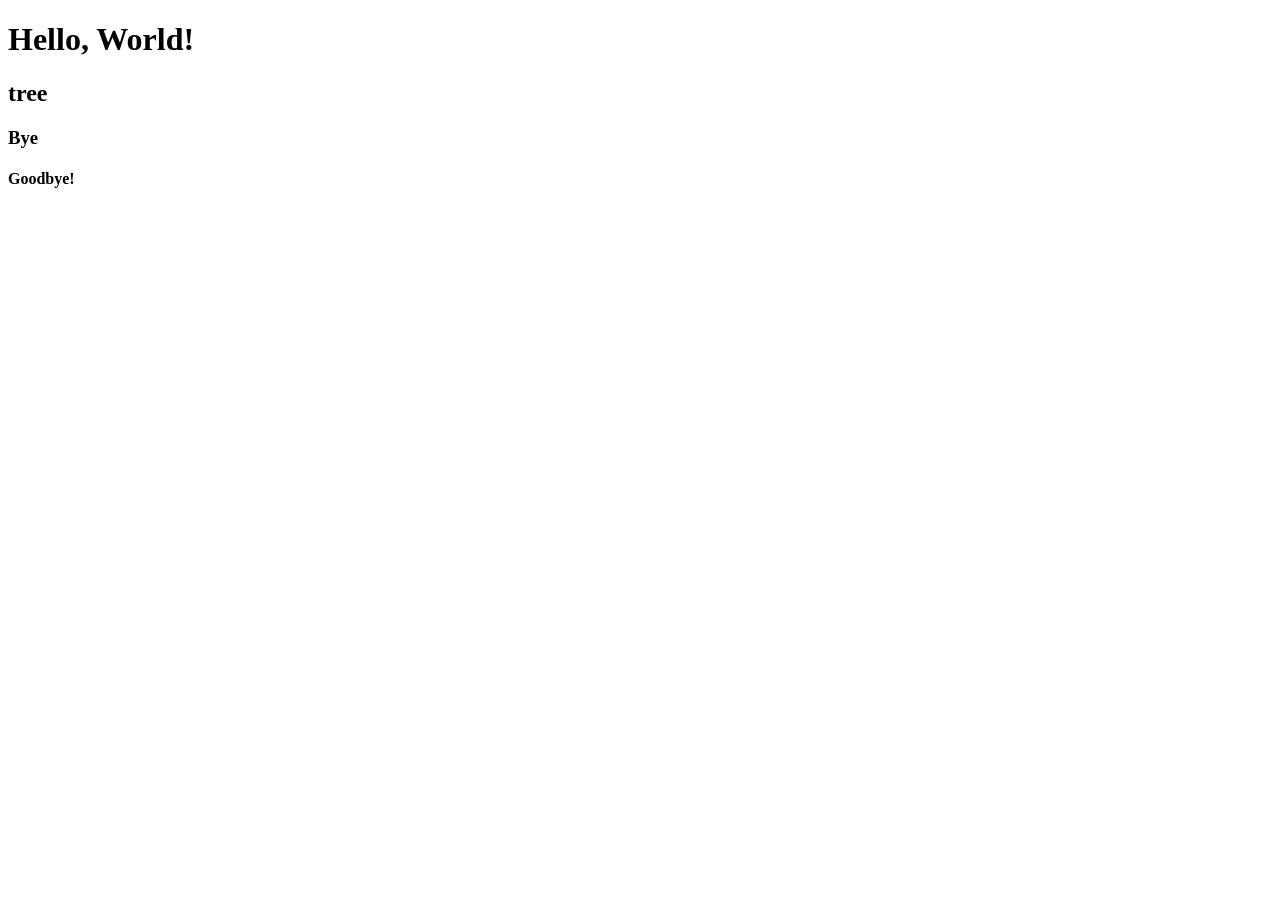
<file: index.html>
<!DOCTYPE html>
<html lang="en">
<head>
    <meta charset="UTF-8">
    <meta name="viewport" content="width=device-width, initial-scale=1.0">
    <title>Document</title>
</head>
<body>
    <h1>Hello, World!</h1>
    <h2>tree</h2>
    <h3>Bye</h3>
    <h4>
        Goodbye!
    </h4>
</body>
</html>
</file>
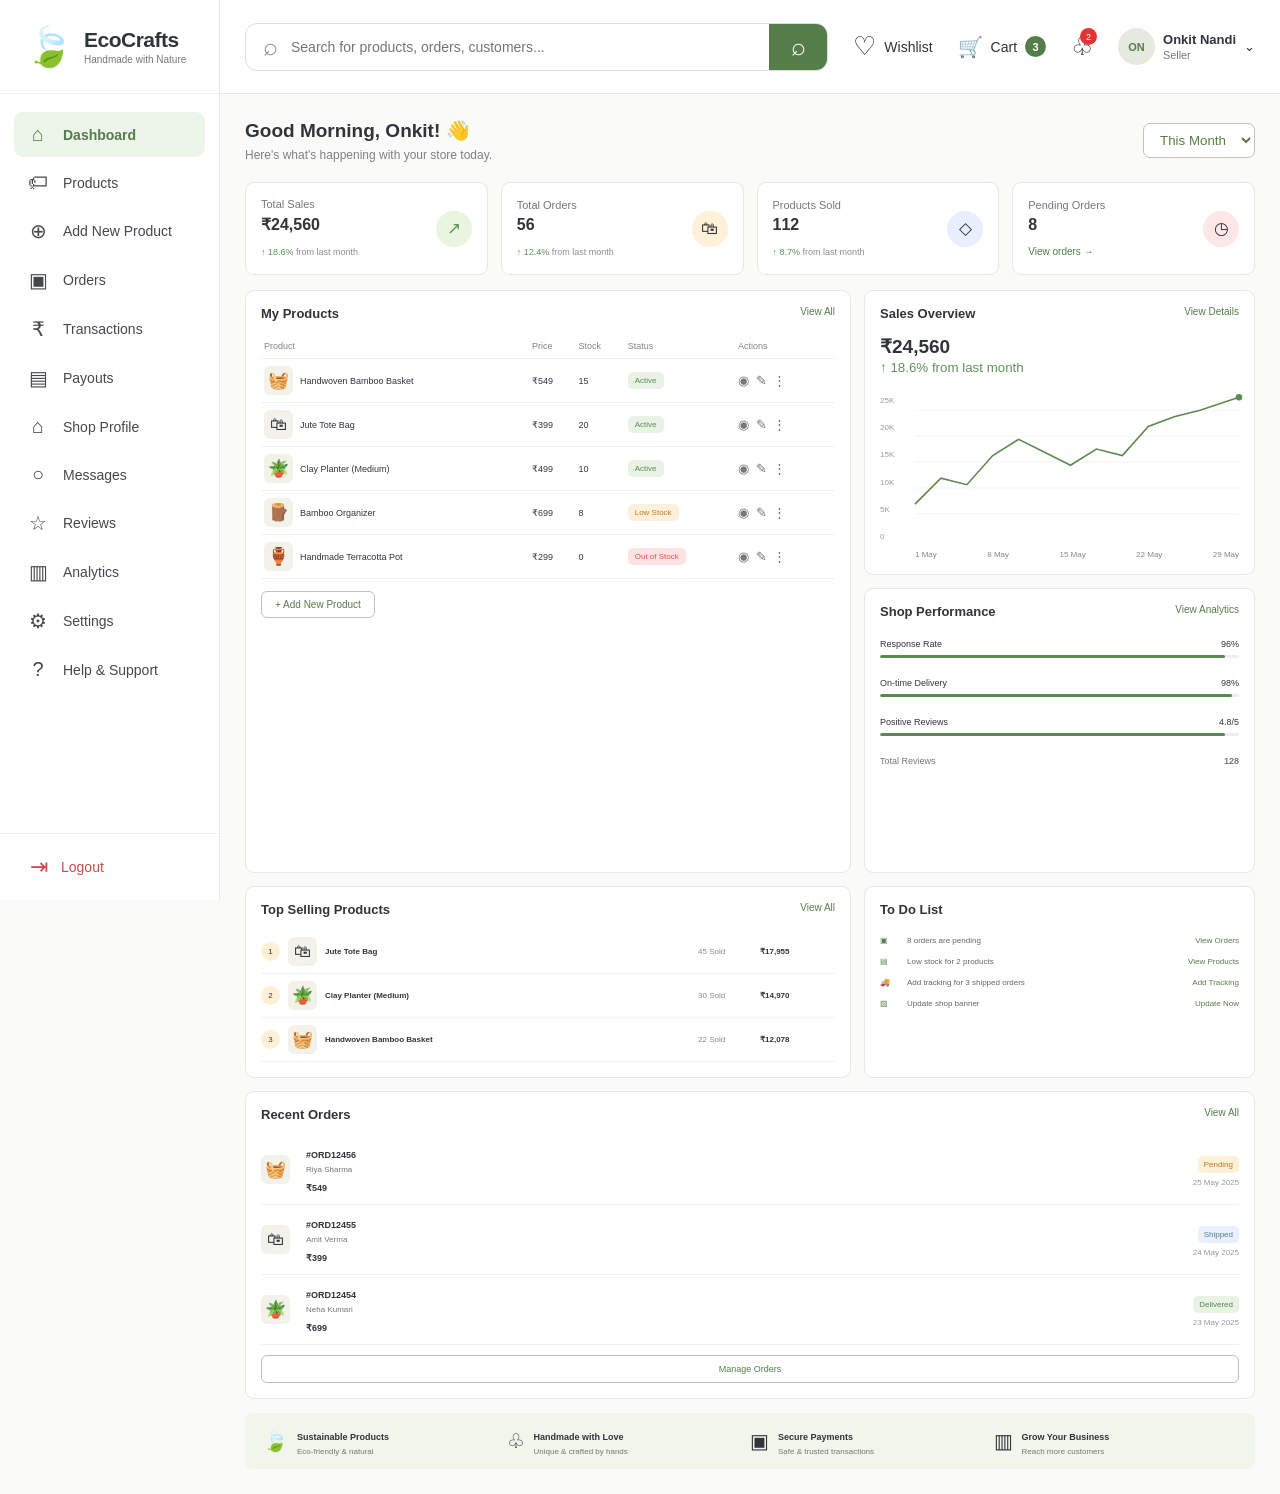
<file: seller dashboard/index.html>
<!DOCTYPE html>
<html lang="en">
<head>
    <meta charset="UTF-8">
    <meta name="viewport" content="width=device-width, initial-scale=1.0">

    <title>EcoCrafts - Seller Dashboard</title>

    <link rel="stylesheet" href="style.css">
</head>

<body>

<div class="app">

    <!-- ================= SIDEBAR ================= -->
    <aside class="sidebar">

        <div class="logo-area">
            <div class="logo-icon">🍃</div>

            <div>
                <h2>EcoCrafts</h2>
                <p>Handmade with Nature</p>
            </div>
        </div>


        <nav class="sidebar-menu">

            <button class="menu-item active" data-page="dashboard">
                <span class="menu-icon">⌂</span>
                <span>Dashboard</span>
            </button>

            <button class="menu-item" data-page="products">
                <span class="menu-icon">🏷</span>
                <span>Products</span>
            </button>

            <button class="menu-item" data-page="add-product">
                <span class="menu-icon">⊕</span>
                <span>Add New Product</span>
            </button>

            <button class="menu-item" data-page="orders">
                <span class="menu-icon">▣</span>
                <span>Orders</span>
            </button>

            <button class="menu-item" data-page="transactions">
                <span class="menu-icon">₹</span>
                <span>Transactions</span>
            </button>

            <button class="menu-item" data-page="payouts">
                <span class="menu-icon">▤</span>
                <span>Payouts</span>
            </button>

            <button class="menu-item" data-page="shop-profile">
                <span class="menu-icon">⌂</span>
                <span>Shop Profile</span>
            </button>

            <button class="menu-item" data-page="messages">
                <span class="menu-icon">○</span>
                <span>Messages</span>
            </button>

            <button class="menu-item" data-page="reviews">
                <span class="menu-icon">☆</span>
                <span>Reviews</span>
            </button>

            <button class="menu-item" data-page="analytics">
                <span class="menu-icon">▥</span>
                <span>Analytics</span>
            </button>

            <button class="menu-item" data-page="settings">
                <span class="menu-icon">⚙</span>
                <span>Settings</span>
            </button>

            <button class="menu-item" data-page="help">
                <span class="menu-icon">?</span>
                <span>Help & Support</span>
            </button>

        </nav>


        <button class="logout-btn" id="logoutBtn">
            <span>⇥</span>
            Logout
        </button>

    </aside>


    <!-- ================= MAIN AREA ================= -->
    <main class="main-area">

        <!-- ================= HEADER ================= -->
        <header class="topbar">

            <div class="mobile-logo">
                🍃 <strong>EcoCrafts</strong>
            </div>

            <div class="search-box">

                <span class="search-icon">⌕</span>

                <input
                    type="text"
                    id="searchInput"
                    placeholder="Search for products, orders, customers..."
                >

                <button id="searchBtn">⌕</button>

            </div>


            <div class="header-actions">

                <div class="header-link">
                    ♡
                    <span>Wishlist</span>
                </div>

                <div class="header-link cart">
                    🛒
                    <span>Cart</span>
                    <b>3</b>
                </div>

                <div class="notification">
                    ♧
                    <span>2</span>
                </div>

                <div class="user-area">

                    <div class="avatar small-avatar">
                        ON
                    </div>

                    <div>
                        <strong>Onkit Nandi</strong>
                        <small>Seller</small>
                    </div>

                    <span>⌄</span>

                </div>

            </div>

        </header>


        <!-- ================= CONTENT ================= -->
        <section class="content">


            <!-- ================================================= -->
            <!-- DASHBOARD -->
            <!-- ================================================= -->

            <div class="page active-page" id="dashboard">

                <div class="welcome-row">

                    <div>
                        <h1>Good Morning, Onkit! 👋</h1>
                        <p>Here's what's happening with your store today.</p>
                    </div>

                    <select id="periodSelect">
                        <option>This Month</option>
                        <option>Last Month</option>
                        <option>This Year</option>
                    </select>

                </div>


                <!-- STAT CARDS -->

                <div class="stats-grid">

                    <div class="stat-card">

                        <div>
                            <p>Total Sales</p>
                            <h2>₹24,560</h2>
                            <small class="green-text">↑ 18.6% <span>from last month</span></small>
                        </div>

                        <div class="stat-icon green">
                            ↗
                        </div>

                    </div>


                    <div class="stat-card">

                        <div>
                            <p>Total Orders</p>
                            <h2>56</h2>
                            <small class="green-text">↑ 12.4% <span>from last month</span></small>
                        </div>

                        <div class="stat-icon orange">
                            🛍
                        </div>

                    </div>


                    <div class="stat-card">

                        <div>
                            <p>Products Sold</p>
                            <h2>112</h2>
                            <small class="green-text">↑ 8.7% <span>from last month</span></small>
                        </div>

                        <div class="stat-icon blue">
                            ◇
                        </div>

                    </div>


                    <div class="stat-card">

                        <div>
                            <p>Pending Orders</p>
                            <h2>8</h2>
                            <a href="#" onclick="openPage('orders'); return false;">
                                View orders →
                            </a>
                        </div>

                        <div class="stat-icon red">
                            ◷
                        </div>

                    </div>

                </div>


                <!-- MAIN DASHBOARD GRID -->

                <div class="dashboard-grid">


                    <!-- MY PRODUCTS -->

                    <div class="card products-card">

                        <div class="card-header">

                            <h3>My Products</h3>

                            <button class="view-all" onclick="openPage('products')">
                                View All
                            </button>

                        </div>


                        <div class="table-container">

                            <table>

                                <thead>

                                    <tr>
                                        <th>Product</th>
                                        <th>Price</th>
                                        <th>Stock</th>
                                        <th>Status</th>
                                        <th>Actions</th>
                                    </tr>

                                </thead>

                                <tbody id="productTable">

                                    <tr>
                                        <td>
                                            <div class="product-name">
                                                <div class="product-img basket">🧺</div>
                                                Handwoven Bamboo Basket
                                            </div>
                                        </td>

                                        <td>₹549</td>
                                        <td>15</td>

                                        <td>
                                            <span class="status active">Active</span>
                                        </td>

                                        <td class="actions">
                                            <button>◉</button>
                                            <button>✎</button>
                                            <button>⋮</button>
                                        </td>
                                    </tr>


                                    <tr>
                                        <td>
                                            <div class="product-name">
                                                <div class="product-img bag">🛍</div>
                                                Jute Tote Bag
                                            </div>
                                        </td>

                                        <td>₹399</td>
                                        <td>20</td>

                                        <td>
                                            <span class="status active">Active</span>
                                        </td>

                                        <td class="actions">
                                            <button>◉</button>
                                            <button>✎</button>
                                            <button>⋮</button>
                                        </td>
                                    </tr>


                                    <tr>
                                        <td>
                                            <div class="product-name">
                                                <div class="product-img planter">🪴</div>
                                                Clay Planter (Medium)
                                            </div>
                                        </td>

                                        <td>₹499</td>
                                        <td>10</td>

                                        <td>
                                            <span class="status active">Active</span>
                                        </td>

                                        <td class="actions">
                                            <button>◉</button>
                                            <button>✎</button>
                                            <button>⋮</button>
                                        </td>
                                    </tr>


                                    <tr>
                                        <td>
                                            <div class="product-name">
                                                <div class="product-img organizer">🪵</div>
                                                Bamboo Organizer
                                            </div>
                                        </td>

                                        <td>₹699</td>
                                        <td>8</td>

                                        <td>
                                            <span class="status low">Low Stock</span>
                                        </td>

                                        <td class="actions">
                                            <button>◉</button>
                                            <button>✎</button>
                                            <button>⋮</button>
                                        </td>
                                    </tr>


                                    <tr>
                                        <td>
                                            <div class="product-name">
                                                <div class="product-img pot">🏺</div>
                                                Handmade Terracotta Pot
                                            </div>
                                        </td>

                                        <td>₹299</td>
                                        <td>0</td>

                                        <td>
                                            <span class="status out">Out of Stock</span>
                                        </td>

                                        <td class="actions">
                                            <button>◉</button>
                                            <button>✎</button>
                                            <button>⋮</button>
                                        </td>
                                    </tr>

                                </tbody>

                            </table>

                        </div>


                        <button
                            class="add-product-btn"
                            onclick="openPage('add-product')"
                        >
                            + Add New Product
                        </button>

                    </div>


                    <!-- SALES OVERVIEW -->

                    <div class="card sales-card">

                        <div class="card-header">

                            <div>
                                <h3>Sales Overview</h3>

                                <h2>₹24,560</h2>

                                <small class="green-text">
                                    ↑ 18.6% <span>from last month</span>
                                </small>
                            </div>

                            <button class="view-all">
                                View Details
                            </button>

                        </div>


                        <div class="chart-area">

                            <div class="y-axis">
                                <span>25K</span>
                                <span>20K</span>
                                <span>15K</span>
                                <span>10K</span>
                                <span>5K</span>
                                <span>0</span>
                            </div>

                            <div class="chart">

                                <svg viewBox="0 0 500 220">

                                    <line x1="0" y1="180" x2="500" y2="180"/>
                                    <line x1="0" y1="140" x2="500" y2="140"/>
                                    <line x1="0" y1="100" x2="500" y2="100"/>
                                    <line x1="0" y1="60" x2="500" y2="60"/>
                                    <line x1="0" y1="20" x2="500" y2="20"/>

                                    <polyline
                                        points="
                                        0,165
                                        40,125
                                        80,135
                                        120,90
                                        160,65
                                        200,85
                                        240,105
                                        280,80
                                        320,90
                                        360,45
                                        400,30
                                        440,20
                                        500,0
                                        "
                                    />

                                    <circle cx="500" cy="0" r="5"/>

                                </svg>

                                <div class="months">
                                    <span>1 May</span>
                                    <span>8 May</span>
                                    <span>15 May</span>
                                    <span>22 May</span>
                                    <span>29 May</span>
                                </div>

                            </div>

                        </div>

                    </div>


                    <!-- SHOP PERFORMANCE -->

                    <div class="card performance-card">

                        <div class="card-header">
                            <h3>Shop Performance</h3>

                            <button class="view-all">
                                View Analytics
                            </button>
                        </div>


                        <div class="performance-item">

                            <div>
                                <span>Response Rate</span>
                                <strong>96%</strong>
                            </div>

                            <div class="progress">
                                <span style="width:96%"></span>
                            </div>

                        </div>


                        <div class="performance-item">

                            <div>
                                <span>On-time Delivery</span>
                                <strong>98%</strong>
                            </div>

                            <div class="progress">
                                <span style="width:98%"></span>
                            </div>

                        </div>


                        <div class="performance-item">

                            <div>
                                <span>Positive Reviews</span>
                                <strong>4.8/5</strong>
                            </div>

                            <div class="progress">
                                <span style="width:96%"></span>
                            </div>

                        </div>


                        <div class="reviews-count">
                            Total Reviews
                            <strong>128</strong>
                        </div>

                    </div>


                    <!-- TOP SELLING PRODUCTS -->

                    <div class="card top-selling">

                        <div class="card-header">
                            <h3>Top Selling Products</h3>

                            <button class="view-all">
                                View All
                            </button>
                        </div>


                        <div class="selling-row">

                            <span class="rank">1</span>

                            <div class="mini-product">🛍</div>

                            <strong>Jute Tote Bag</strong>

                            <span class="sold">45 Sold</span>

                            <b>₹17,955</b>

                        </div>


                        <div class="selling-row">

                            <span class="rank">2</span>

                            <div class="mini-product">🪴</div>

                            <strong>Clay Planter (Medium)</strong>

                            <span class="sold">30 Sold</span>

                            <b>₹14,970</b>

                        </div>


                        <div class="selling-row">

                            <span class="rank">3</span>

                            <div class="mini-product">🧺</div>

                            <strong>Handwoven Bamboo Basket</strong>

                            <span class="sold">22 Sold</span>

                            <b>₹12,078</b>

                        </div>

                    </div>


                    <!-- TODO -->

                    <div class="card todo-card">

                        <div class="card-header">

                            <h3>To Do List</h3>

                        </div>


                        <div class="todo-item">
                            <span>▣</span>
                            <p>8 orders are pending</p>
                            <button onclick="openPage('orders')">
                                View Orders
                            </button>
                        </div>


                        <div class="todo-item">
                            <span>▤</span>
                            <p>Low stock for 2 products</p>
                            <button onclick="openPage('products')">
                                View Products
                            </button>
                        </div>


                        <div class="todo-item">
                            <span>🚚</span>
                            <p>Add tracking for 3 shipped orders</p>
                            <button>
                                Add Tracking
                            </button>
                        </div>


                        <div class="todo-item">
                            <span>▧</span>
                            <p>Update shop banner</p>
                            <button>
                                Update Now
                            </button>
                        </div>

                    </div>


                    <!-- RECENT ORDERS -->

                    <div class="card recent-orders">

                        <div class="card-header">

                            <h3>Recent Orders</h3>

                            <button class="view-all">
                                View All
                            </button>

                        </div>


                        <div class="order-item">

                            <div class="mini-product">🧺</div>

                            <div class="order-info">
                                <strong>#ORD12456</strong>
                                <p>Riya Sharma</p>
                                <b>₹549</b>
                            </div>

                            <div>
                                <span class="order-status pending">Pending</span>
                                <small>25 May 2025</small>
                            </div>

                        </div>


                        <div class="order-item">

                            <div class="mini-product">🛍</div>

                            <div class="order-info">
                                <strong>#ORD12455</strong>
                                <p>Amit Verma</p>
                                <b>₹399</b>
                            </div>

                            <div>
                                <span class="order-status shipped">Shipped</span>
                                <small>24 May 2025</small>
                            </div>

                        </div>


                        <div class="order-item">

                            <div class="mini-product">🪴</div>

                            <div class="order-info">
                                <strong>#ORD12454</strong>
                                <p>Neha Kumari</p>
                                <b>₹699</b>
                            </div>

                            <div>
                                <span class="order-status delivered">Delivered</span>
                                <small>23 May 2025</small>
                            </div>

                        </div>


                        <button
                            class="manage-orders"
                            onclick="openPage('orders')"
                        >
                            Manage Orders
                        </button>

                    </div>

                </div>


                <!-- BOTTOM FEATURES -->

                <div class="features">

                    <div>
                        <span>🍃</span>
                        <div>
                            <strong>Sustainable Products</strong>
                            <p>Eco-friendly & natural</p>
                        </div>
                    </div>

                    <div>
                        <span>♧</span>
                        <div>
                            <strong>Handmade with Love</strong>
                            <p>Unique & crafted by hands</p>
                        </div>
                    </div>

                    <div>
                        <span>▣</span>
                        <div>
                            <strong>Secure Payments</strong>
                            <p>Safe & trusted transactions</p>
                        </div>
                    </div>

                    <div>
                        <span>▥</span>
                        <div>
                            <strong>Grow Your Business</strong>
                            <p>Reach more customers</p>
                        </div>
                    </div>

                </div>

            </div>


            <!-- ================================================= -->
            <!-- OTHER PAGES -->
            <!-- ================================================= -->

            <div class="page" id="products">

                <div class="page-title">
                    <div>
                        <h1>Products</h1>
                        <p>Manage all your EcoCrafts products.</p>
                    </div>

                    <button class="primary-btn" onclick="openPage('add-product')">
                        + Add Product
                    </button>
                </div>

                <div class="large-card">

                    <h2>My Products</h2>

                    <div class="product-list">

                        <div class="list-product">
                            <span>🪴</span>
                            <div>
                                <strong>Clay Planter (Medium)</strong>
                                <p>₹499 · Stock: 10</p>
                            </div>
                            <span class="status active">Active</span>
                        </div>

                        <div class="list-product">
                            <span>🛍</span>
                            <div>
                                <strong>Jute Tote Bag</strong>
                                <p>₹399 · Stock: 20</p>
                            </div>
                            <span class="status active">Active</span>
                        </div>

                        <div class="list-product">
                            <span>🧺</span>
                            <div>
                                <strong>Handwoven Bamboo Basket</strong>
                                <p>₹549 · Stock: 15</p>
                            </div>
                            <span class="status active">Active</span>
                        </div>

                        <div class="list-product">
                            <span>🪵</span>
                            <div>
                                <strong>Bamboo Organizer</strong>
                                <p>₹699 · Stock: 8</p>
                            </div>
                            <span class="status low">Low Stock</span>
                        </div>

                    </div>

                </div>

            </div>


            <!-- ADD PRODUCT -->

            <div class="page" id="add-product">

                <div class="page-title">
                    <div>
                        <h1>Add New Product</h1>
                        <p>Add a new handmade product to your shop.</p>
                    </div>
                </div>

                <div class="large-card">

                    <form id="productForm">

                        <div class="form-grid">

                            <div class="form-group">
                                <label>Product Name</label>
                                <input
                                    type="text"
                                    id="productName"
                                    placeholder="Enter product name"
                                    required
                                >
                            </div>

                            <div class="form-group">
                                <label>Price</label>
                                <input
                                    type="number"
                                    id="productPrice"
                                    placeholder="₹"
                                    required
                                >
                            </div>

                            <div class="form-group">
                                <label>Stock</label>
                                <input
                                    type="number"
                                    id="productStock"
                                    placeholder="Available quantity"
                                    required
                                >
                            </div>

                            <div class="form-group">
                                <label>Category</label>

                                <select id="productCategory">
                                    <option>Soil / Clay</option>
                                    <option>Bamboo</option>
                                    <option>Jute</option>
                                    <option>Wooden</option>
                                    <option>Handwoven</option>
                                    <option>Home Decor</option>
                                </select>

                            </div>

                        </div>


                        <div class="form-group">

                            <label>Description</label>

                            <textarea
                                placeholder="Describe your product..."
                            ></textarea>

                        </div>


                        <button class="primary-btn" type="submit">
                            Add Product
                        </button>

                    </form>

                </div>

            </div>


            <!-- ORDERS -->

            <div class="page" id="orders">

                <div class="page-title">

                    <div>
                        <h1>Orders</h1>
                        <p>Manage your customer orders.</p>
                    </div>

                </div>

                <div class="large-card">

                    <div class="big-order">

                        <div>
                            <strong>#ORD12456</strong>
                            <p>Riya Sharma</p>
                        </div>

                        <b>₹549</b>

                        <span class="order-status pending">Pending</span>

                        <button>View</button>

                    </div>


                    <div class="big-order">

                        <div>
                            <strong>#ORD12455</strong>
                            <p>Amit Verma</p>
                        </div>

                        <b>₹399</b>

                        <span class="order-status shipped">Shipped</span>

                        <button>View</button>

                    </div>


                    <div class="big-order">

                        <div>
                            <strong>#ORD12454</strong>
                            <p>Neha Kumari</p>
                        </div>

                        <b>₹699</b>

                        <span class="order-status delivered">Delivered</span>

                        <button>View</button>

                    </div>

                </div>

            </div>


            <!-- TRANSACTIONS -->

            <div class="page" id="transactions">

                <div class="page-title">

                    <h1>Transactions</h1>

                    <p>View your recent transactions.</p>

                </div>

                <div class="large-card">

                    <h2>Transaction History</h2>

                    <div class="transaction-row">
                        <span>#TXN1001</span>
                        <strong>₹5,490</strong>
                        <span class="green-text">Completed</span>
                        <span>25 May 2025</span>
                    </div>

                    <div class="transaction-row">
                        <span>#TXN1002</span>
                        <strong>₹3,990</strong>
                        <span class="green-text">Completed</span>
                        <span>24 May 2025</span>
                    </div>

                    <div class="transaction-row">
                        <span>#TXN1003</span>
                        <strong>₹6,990</strong>
                        <span class="green-text">Completed</span>
                        <span>23 May 2025</span>
                    </div>

                </div>

            </div>


            <!-- PAYOUTS -->

            <div class="page" id="payouts">

                <div class="page-title">

                    <h1>Payouts</h1>

                    <p>Manage your seller payments.</p>

                </div>

                <div class="payout-box">

                    <p>Available Balance</p>

                    <h1>₹18,450</h1>

                    <button class="primary-btn">
                        Request Payout
                    </button>

                </div>

            </div>


            <!-- SHOP PROFILE -->

            <div class="page" id="shop-profile">

                <div class="page-title">

                    <h1>Shop Profile</h1>

                    <p>Manage your EcoCrafts shop information.</p>

                </div>

                <div class="large-card profile-card">

                    <div class="shop-avatar">
                        🍃
                    </div>

                    <h2>EcoCrafts Creations</h2>

                    <p>Handmade eco-friendly products crafted with love.</p>

                    <button class="primary-btn">
                        Edit Shop Profile
                    </button>

                </div>

            </div>


            <!-- MESSAGES -->

            <div class="page" id="messages">

                <div class="page-title">

                    <h1>Messages</h1>

                    <p>Communicate with your customers.</p>

                </div>

                <div class="large-card">

                    <div class="message">
                        <div class="avatar">RS</div>

                        <div>
                            <strong>Riya Sharma</strong>
                            <p>Can you tell me when my order will arrive?</p>
                        </div>
                    </div>

                    <div class="message">
                        <div class="avatar">AV</div>

                        <div>
                            <strong>Amit Verma</strong>
                            <p>Thank you for the beautiful product!</p>
                        </div>
                    </div>

                </div>

            </div>


            <!-- REVIEWS -->

            <div class="page" id="reviews">

                <div class="page-title">

                    <h1>Reviews</h1>

                    <p>Customer feedback and ratings.</p>

                </div>

                <div class="large-card">

                    <div class="review">
                        <strong>Riya Sharma</strong>
                        <span>★★★★★</span>
                        <p>Beautiful handmade product. Excellent quality!</p>
                    </div>

                    <div class="review">
                        <strong>Amit Verma</strong>
                        <span>★★★★★</span>
                        <p>Very eco-friendly and nicely packed.</p>
                    </div>

                    <div class="review">
                        <strong>Neha Kumari</strong>
                        <span>★★★★☆</span>
                        <p>Good product and fast delivery.</p>
                    </div>

                </div>

            </div>


            <!-- ANALYTICS -->

            <div class="page" id="analytics">

                <div class="page-title">

                    <h1>Analytics</h1>

                    <p>Track your shop performance.</p>

                </div>

                <div class="stats-grid">

                    <div class="stat-card">
                        <div>
                            <p>Total Visitors</p>
                            <h2>12,540</h2>
                            <small class="green-text">↑ 14.2%</small>
                        </div>
                    </div>

                    <div class="stat-card">
                        <div>
                            <p>Conversion Rate</p>
                            <h2>4.8%</h2>
                            <small class="green-text">↑ 6.4%</small>
                        </div>
                    </div>

                    <div class="stat-card">
                        <div>
                            <p>Orders</p>
                            <h2>56</h2>
                            <small class="green-text">↑ 12.4%</small>
                        </div>
                    </div>

                </div>

            </div>


            <!-- SETTINGS -->

            <div class="page" id="settings">

                <div class="page-title">

                    <h1>Settings</h1>

                    <p>Manage your account settings.</p>

                </div>

                <div class="large-card settings-card">

                    <div class="setting-row">
                        <div>
                            <strong>Email Notifications</strong>
                            <p>Receive updates about your orders.</p>
                        </div>

                        <label class="switch">
                            <input type="checkbox" checked>
                            <span></span>
                        </label>
                    </div>


                    <div class="setting-row">
                        <div>
                            <strong>Order Notifications</strong>
                            <p>Get notified when a new order arrives.</p>
                        </div>

                        <label class="switch">
                            <input type="checkbox" checked>
                            <span></span>
                        </label>
                    </div>


                    <div class="setting-row">
                        <div>
                            <strong>Marketing Emails</strong>
                            <p>Receive promotional updates.</p>
                        </div>

                        <label class="switch">
                            <input type="checkbox">
                            <span></span>
                        </label>
                    </div>

                </div>

            </div>


            <!-- HELP -->

            <div class="page" id="help">

                <div class="page-title">

                    <h1>Help & Support</h1>

                    <p>How can we help you?</p>

                </div>

                <div class="large-card help-card">

                    <div>
                        <h3>Frequently Asked Questions</h3>
                        <p>Find answers to common questions.</p>
                    </div>

                    <div>
                        <h3>Contact Support</h3>
                        <p>Our support team is available to help you.</p>
                    </div>

                    <button class="primary-btn">
                        Contact Support
                    </button>

                </div>

            </div>


        </section>

    </main>

</div>


<script src="script.js"></script>

</body>
</html>
</file>
<file: seller dashboard/style.css>
* {
    margin: 0;
    padding: 0;
    box-sizing: border-box;
}

:root {
    --green: #557d4a;
    --dark-green: #466b3e;
    --light-green: #edf4e9;
    --border: #e6e8e5;
    --text: #30343b;
    --muted: #7d8186;
    --background: #fafbf9;
    --white: #ffffff;
}

body {
    font-family: Arial, Helvetica, sans-serif;
    background: var(--background);
    color: var(--text);
}

button,
input,
select,
textarea {
    font-family: inherit;
}

button {
    cursor: pointer;
}


/* ================= APP ================= */

.app {
    display: flex;
    min-height: 100vh;
}


/* ================= SIDEBAR ================= */

.sidebar {
    width: 220px;
    background: #ffffff;
    border-right: 1px solid var(--border);
    min-height: 100vh;
    position: fixed;
    left: 0;
    top: 0;
    bottom: 0;
    display: flex;
    flex-direction: column;
    z-index: 100;
}

.logo-area {
    height: 94px;
    display: flex;
    align-items: center;
    gap: 10px;
    padding: 15px 25px;
    border-bottom: 1px solid #f0f0f0;
}

.logo-icon {
    font-size: 39px;
}

.logo-area h2 {
    font-size: 21px;
    letter-spacing: -0.5px;
}

.logo-area p {
    color: #777;
    font-size: 10px;
    margin-top: 2px;
}


/* SIDEBAR MENU */

.sidebar-menu {
    padding: 18px 14px;
    flex: 1;
}

.menu-item {
    width: 100%;
    border: none;
    background: transparent;
    padding: 11px 13px;
    border-radius: 9px;
    display: flex;
    align-items: center;
    gap: 14px;
    font-size: 14px;
    color: #45484c;
    margin-bottom: 3px;
    text-align: left;
    transition: 0.2s;
}

.menu-item:hover {
    background: #f3f6f1;
    color: var(--green);
}

.menu-item.active {
    background: #edf4e9;
    color: var(--green);
    font-weight: 600;
}

.menu-icon {
    width: 22px;
    text-align: center;
    font-size: 20px;
}

.logout-btn {
    border: none;
    background: transparent;
    color: #c84c4c;
    padding: 20px 30px;
    border-top: 1px solid #eeeeee;
    font-size: 14px;
    text-align: left;
    display: flex;
    gap: 13px;
    align-items: center;
}

.logout-btn span {
    font-size: 22px;
}


/* ================= MAIN ================= */

.main-area {
    margin-left: 220px;
    width: calc(100% - 220px);
}


/* ================= TOPBAR ================= */

.topbar {
    height: 94px;
    background: #fff;
    border-bottom: 1px solid var(--border);
    display: flex;
    align-items: center;
    padding: 0 25px;
    gap: 25px;
}

.search-box {
    height: 48px;
    border: 1px solid #ddd;
    border-radius: 12px;
    display: flex;
    align-items: center;
    flex: 1;
    max-width: 590px;
    overflow: hidden;
    background: white;
}

.search-icon {
    font-size: 25px;
    color: #8b8f91;
    margin-left: 17px;
}

.search-box input {
    border: none;
    outline: none;
    flex: 1;
    padding: 0 13px;
    font-size: 14px;
    color: #555;
}

.search-box button {
    height: 100%;
    width: 58px;
    border: none;
    background: var(--green);
    color: white;
    font-size: 25px;
}

.header-actions {
    margin-left: auto;
    display: flex;
    align-items: center;
    gap: 25px;
}

.header-link {
    display: flex;
    align-items: center;
    gap: 8px;
    font-size: 14px;
    white-space: nowrap;
}

.header-link:first-child {
    font-size: 26px;
}

.header-link:first-child span {
    font-size: 14px;
}

.cart {
    font-size: 20px;
}

.cart span {
    font-size: 14px;
}

.cart b {
    background: var(--green);
    color: white;
    width: 21px;
    height: 21px;
    border-radius: 50%;
    display: flex;
    justify-content: center;
    align-items: center;
    font-size: 11px;
}

.notification {
    font-size: 25px;
    position: relative;
}

.notification span {
    position: absolute;
    right: -4px;
    top: -4px;
    width: 17px;
    height: 17px;
    background: #e33434;
    color: white;
    border-radius: 50%;
    font-size: 9px;
    display: flex;
    justify-content: center;
    align-items: center;
}

.user-area {
    display: flex;
    align-items: center;
    gap: 8px;
    font-size: 13px;
}

.user-area strong {
    display: block;
}

.user-area small {
    color: #777;
}

.avatar {
    width: 42px;
    height: 42px;
    border-radius: 50%;
    background: #e4eadf;
    display: flex;
    align-items: center;
    justify-content: center;
    color: var(--green);
    font-weight: bold;
}

.small-avatar {
    width: 37px;
    height: 37px;
    font-size: 11px;
}


/* ================= CONTENT ================= */

.content {
    padding: 25px;
}

.page {
    display: none;
}

.page.active-page {
    display: block;
}


/* ================= WELCOME ================= */

.welcome-row {
    display: flex;
    justify-content: space-between;
    align-items: center;
    margin-bottom: 20px;
}

.welcome-row h1 {
    font-size: 19px;
    margin-bottom: 6px;
}

.welcome-row p {
    font-size: 12px;
    color: var(--muted);
}

.welcome-row select {
    border: 1px solid #bbc4b8;
    padding: 8px 12px;
    border-radius: 7px;
    background: white;
    color: var(--green);
    outline: none;
}


/* ================= STATS ================= */

.stats-grid {
    display: grid;
    grid-template-columns: repeat(4, 1fr);
    gap: 13px;
    margin-bottom: 15px;
}

.stat-card {
    background: white;
    border: 1px solid var(--border);
    border-radius: 9px;
    padding: 15px;
    min-height: 90px;
    display: flex;
    justify-content: space-between;
    align-items: center;
}

.stat-card p {
    color: #74787c;
    font-size: 11px;
    margin-bottom: 5px;
}

.stat-card h2 {
    font-size: 16px;
    margin-bottom: 7px;
}

.stat-card small {
    font-size: 9px;
}

.stat-card small span {
    color: #8a8d90;
}

.green-text {
    color: #5b9455;
}

.stat-card a {
    font-size: 10px;
    color: var(--green);
    text-decoration: none;
}

.stat-icon {
    width: 36px;
    height: 36px;
    border-radius: 50%;
    display: flex;
    justify-content: center;
    align-items: center;
    font-size: 17px;
}

.stat-icon.green {
    background: #e9f5df;
    color: #609653;
}

.stat-icon.orange {
    background: #fff1d8;
}

.stat-icon.blue {
    background: #e8f0ff;
}

.stat-icon.red {
    background: #ffe7e7;
}


/* ================= DASHBOARD GRID ================= */

.dashboard-grid {
    display: grid;
    grid-template-columns: 1.55fr 1fr;
    gap: 13px;
}

.card {
    background: white;
    border: 1px solid var(--border);
    border-radius: 9px;
    padding: 15px;
}

.card-header {
    display: flex;
    justify-content: space-between;
    align-items: flex-start;
    margin-bottom: 13px;
}

.card-header h3 {
    font-size: 13px;
}

.card-header h2 {
    margin-top: 14px;
    font-size: 19px;
}

.view-all {
    border: none;
    background: transparent;
    color: var(--green);
    font-size: 10px;
}


/* ================= TABLE ================= */

.products-card {
    grid-row: span 2;
}

.table-container {
    overflow-x: auto;
}

table {
    width: 100%;
    border-collapse: collapse;
}

th {
    text-align: left;
    color: #81858a;
    font-size: 9px;
    padding: 7px 3px;
    font-weight: normal;
    border-bottom: 1px solid #eeeeee;
}

td {
    padding: 7px 3px;
    font-size: 9px;
    border-bottom: 1px solid #f1f1f1;
}

.product-name {
    display: flex;
    align-items: center;
    gap: 7px;
    white-space: nowrap;
}

.product-img,
.mini-product {
    width: 29px;
    height: 29px;
    background: #f2f1ea;
    border-radius: 6px;
    display: flex;
    justify-content: center;
    align-items: center;
    font-size: 17px;
}

.status {
    display: inline-block;
    padding: 4px 7px;
    border-radius: 5px;
    font-size: 8px;
}

.status.active {
    color: #5a8951;
    background: #e8f2e5;
}

.status.low {
    color: #bd7926;
    background: #fff0dc;
}

.status.out {
    color: #d95353;
    background: #ffe3e3;
}

.actions {
    white-space: nowrap;
}

.actions button {
    border: none;
    background: transparent;
    color: #777;
    margin-right: 4px;
}

.add-product-btn {
    border: 1px solid #bbc5b9;
    background: white;
    color: var(--green);
    padding: 7px 13px;
    border-radius: 6px;
    margin-top: 12px;
    font-size: 10px;
}


/* ================= SALES CHART ================= */

.sales-card {
    min-height: 285px;
}

.chart-area {
    display: flex;
    margin-top: 20px;
}

.y-axis {
    width: 35px;
    display: flex;
    flex-direction: column;
    justify-content: space-between;
    height: 145px;
}

.y-axis span {
    font-size: 8px;
    color: #96999b;
}

.chart {
    flex: 1;
    position: relative;
}

.chart svg {
    width: 100%;
    height: 145px;
    overflow: visible;
}

.chart line {
    stroke: #eeeeee;
    stroke-width: 1;
}

.chart polyline {
    fill: none;
    stroke: #5c8a50;
    stroke-width: 2.5;
}

.chart circle {
    fill: #5c8a50;
}

.months {
    display: flex;
    justify-content: space-between;
    color: #888;
    font-size: 8px;
    margin-top: 5px;
}


/* ================= PERFORMANCE ================= */

.performance-card {
    min-height: 285px;
}

.performance-item {
    margin: 20px 0;
}

.performance-item > div:first-child {
    display: flex;
    justify-content: space-between;
    font-size: 9px;
    margin-bottom: 6px;
}

.performance-item strong {
    font-weight: normal;
}

.progress {
    height: 3px;
    background: #eeeeee;
    border-radius: 5px;
    overflow: hidden;
}

.progress span {
    display: block;
    height: 100%;
    background: #5b8a50;
    border-radius: 5px;
}

.reviews-count {
    font-size: 9px;
    display: flex;
    justify-content: space-between;
    color: #777;
}


/* ================= TOP SELLING ================= */

.top-selling {
    min-height: 155px;
}

.selling-row {
    display: grid;
    grid-template-columns: 20px 30px 1fr 55px 75px;
    align-items: center;
    gap: 7px;
    padding: 7px 0;
    border-bottom: 1px solid #f2f2f2;
    font-size: 8px;
}

.rank {
    width: 19px;
    height: 19px;
    background: #fff0d5;
    border-radius: 50%;
    display: flex;
    align-items: center;
    justify-content: center;
}

.sold {
    color: #888;
}


/* ================= TODO ================= */

.todo-card {
    min-height: 155px;
}

.todo-item {
    display: grid;
    grid-template-columns: 20px 1fr auto;
    align-items: center;
    gap: 7px;
    padding: 6px 0;
    font-size: 8px;
}

.todo-item span {
    color: var(--green);
}

.todo-item p {
    color: #666;
}

.todo-item button {
    border: none;
    background: transparent;
    color: var(--green);
    font-size: 8px;
}


/* ================= RECENT ORDERS ================= */

.recent-orders {
    grid-column: 1 / -1;
}

.order-item {
    display: grid;
    grid-template-columns: 35px 1fr 130px;
    gap: 10px;
    align-items: center;
    padding: 9px 0;
    border-bottom: 1px solid #f0f0f0;
}

.order-info strong {
    font-size: 9px;
}

.order-info p {
    color: #777;
    font-size: 8px;
    margin: 3px 0;
}

.order-info b {
    font-size: 9px;
}

.order-item > div:last-child {
    text-align: right;
}

.order-status {
    display: inline-block;
    font-size: 8px;
    padding: 4px 6px;
    border-radius: 5px;
}

.order-status.pending {
    color: #b97922;
    background: #fff0d7;
}

.order-status.shipped {
    color: #567c9e;
    background: #e8f1fb;
}

.order-status.delivered {
    color: #56854f;
    background: #e8f3e5;
}

.order-item small {
    display: block;
    color: #999;
    font-size: 8px;
    margin-top: 5px;
}

.manage-orders {
    width: 100%;
    margin-top: 10px;
    border: 1px solid #b8c0b5;
    background: white;
    color: var(--green);
    border-radius: 6px;
    padding: 8px;
    font-size: 9px;
}


/* ================= FEATURES ================= */

.features {
    margin-top: 14px;
    background: #f1f5ec;
    border-radius: 8px;
    display: grid;
    grid-template-columns: repeat(4, 1fr);
    padding: 13px 18px;
}

.features > div {
    display: flex;
    align-items: center;
    gap: 9px;
}

.features span {
    font-size: 20px;
}

.features strong {
    font-size: 9px;
}

.features p {
    font-size: 8px;
    color: #777;
    margin-top: 3px;
}


/* ================= OTHER PAGES ================= */

.page-title {
    display: flex;
    justify-content: space-between;
    align-items: center;
    margin-bottom: 22px;
}

.page-title h1 {
    font-size: 23px;
    margin-bottom: 5px;
}

.page-title p {
    color: #888;
    font-size: 12px;
}

.primary-btn {
    border: none;
    background: var(--green);
    color: white;
    padding: 10px 17px;
    border-radius: 7px;
    font-size: 12px;
}

.primary-btn:hover {
    background: var(--dark-green);
}

.large-card {
    background: white;
    border: 1px solid var(--border);
    border-radius: 10px;
    padding: 22px;
}

.large-card h2 {
    font-size: 17px;
    margin-bottom: 20px;
}


/* PRODUCTS PAGE */

.list-product {
    display: flex;
    align-items: center;
    gap: 15px;
    padding: 15px 0;
    border-bottom: 1px solid #eee;
}

.list-product > span:first-child {
    width: 45px;
    height: 45px;
    background: #f2f2eb;
    border-radius: 8px;
    display: flex;
    justify-content: center;
    align-items: center;
    font-size: 25px;
}

.list-product div {
    flex: 1;
}

.list-product strong {
    font-size: 13px;
}

.list-product p {
    color: #888;
    font-size: 11px;
    margin-top: 4px;
}


/* FORMS */

.form-grid {
    display: grid;
    grid-template-columns: 1fr 1fr;
    gap: 18px;
}

.form-group {
    margin-bottom: 18px;
}

.form-group label {
    display: block;
    font-size: 12px;
    margin-bottom: 7px;
    font-weight: 600;
}

.form-group input,
.form-group select,
.form-group textarea {
    width: 100%;
    border: 1px solid #d9ddd8;
    border-radius: 7px;
    padding: 11px;
    outline: none;
    font-size: 12px;
}

.form-group textarea {
    height: 120px;
    resize: vertical;
}

.form-group input:focus,
.form-group select:focus,
.form-group textarea:focus {
    border-color: var(--green);
}


/* ORDERS */

.big-order {
    display: grid;
    grid-template-columns: 1fr 120px 100px 70px;
    align-items: center;
    gap: 20px;
    padding: 18px 0;
    border-bottom: 1px solid #eee;
}

.big-order strong {
    font-size: 13px;
}

.big-order p {
    color: #888;
    font-size: 11px;
    margin-top: 4px;
}

.big-order button {
    border: 1px solid #ccd1ca;
    background: white;
    color: var(--green);
    padding: 7px;
    border-radius: 5px;
}


/* TRANSACTIONS */

.transaction-row {
    display: grid;
    grid-template-columns: 1fr 1fr 1fr 1fr;
    padding: 15px 0;
    border-bottom: 1px solid #eee;
    font-size: 12px;
}


/* PAYOUT */

.payout-box {
    background: #edf4e9;
    padding: 35px;
    border-radius: 12px;
    max-width: 450px;
}

.payout-box p {
    color: #777;
    font-size: 12px;
}

.payout-box h1 {
    margin: 10px 0 25px;
}


/* PROFILE */

.profile-card {
    text-align: center;
    padding: 50px;
}

.shop-avatar {
    width: 90px;
    height: 90px;
    margin: auto;
    background: #edf4e9;
    border-radius: 50%;
    display: flex;
    justify-content: center;
    align-items: center;
    font-size: 45px;
}

.profile-card h2 {
    margin: 15px 0 7px;
}

.profile-card p {
    color: #777;
    margin-bottom: 20px;
}


/* MESSAGES */

.message {
    display: flex;
    gap: 15px;
    padding: 17px 0;
    border-bottom: 1px solid #eee;
}

.message strong {
    font-size: 13px;
}

.message p {
    font-size: 11px;
    color: #777;
    margin-top: 5px;
}


/* REVIEWS */

.review {
    padding: 18px 0;
    border-bottom: 1px solid #eee;
}

.review strong {
    font-size: 13px;
}

.review span {
    color: #e4ae35;
    margin-left: 15px;
}

.review p {
    color: #777;
    font-size: 11px;
    margin-top: 8px;
}


/* SETTINGS */

.setting-row {
    display: flex;
    justify-content: space-between;
    align-items: center;
    padding: 20px 0;
    border-bottom: 1px solid #eee;
}

.setting-row strong {
    font-size: 13px;
}

.setting-row p {
    color: #888;
    font-size: 11px;
    margin-top: 4px;
}


/* SWITCH */

.switch {
    position: relative;
    width: 42px;
    height: 22px;
}

.switch input {
    display: none;
}

.switch span {
    position: absolute;
    inset: 0;
    background: #ccc;
    border-radius: 20px;
    cursor: pointer;
}

.switch span:before {
    content: "";
    width: 18px;
    height: 18px;
    position: absolute;
    left: 2px;
    top: 2px;
    background: white;
    border-radius: 50%;
    transition: 0.2s;
}

.switch input:checked + span {
    background: var(--green);
}

.switch input:checked + span:before {
    transform: translateX(20px);
}


/* HELP */

.help-card > div {
    padding: 20px 0;
    border-bottom: 1px solid #eee;
}

.help-card h3 {
    font-size: 14px;
    margin-bottom: 5px;
}

.help-card p {
    color: #888;
    font-size: 11px;
    margin-bottom: 15px;
}


/* MOBILE LOGO */

.mobile-logo {
    display: none;
}


/* ================= RESPONSIVE ================= */

@media (max-width: 1200px) {

    .sidebar {
        width: 190px;
    }

    .main-area {
        margin-left: 190px;
        width: calc(100% - 190px);
    }

    .header-actions {
        gap: 13px;
    }

    .header-link span {
        display: none;
    }

    .stats-grid {
        grid-template-columns: repeat(2, 1fr);
    }

    .dashboard-grid {
        grid-template-columns: 1fr;
    }

    .products-card {
        grid-row: auto;
    }

    .recent-orders {
        grid-column: auto;
    }

    .features {
        grid-template-columns: repeat(2, 1fr);
        gap: 15px;
    }
}


@media (max-width: 800px) {

    .sidebar {
        transform: translateX(-100%);
        transition: 0.3s;
    }

    .sidebar.show {
        transform: translateX(0);
    }

    .main-area {
        margin-left: 0;
        width: 100%;
    }

    .topbar {
        height: 75px;
        padding: 10px 15px;
    }

    .mobile-logo {
        display: block;
        white-space: nowrap;
    }

    .search-box {
        max-width: none;
    }

    .user-area {
        display: none;
    }

    .header-actions {
        gap: 8px;
    }

    .header-link,
    .notification {
        display: none;
    }

    .content {
        padding: 15px;
    }

    .stats-grid {
        grid-template-columns: 1fr;
    }

    .form-grid {
        grid-template-columns: 1fr;
    }

    .features {
        grid-template-columns: 1fr;
    }

    .big-order {
        grid-template-columns: 1fr;
        gap: 8px;
    }

    .transaction-row {
        grid-template-columns: 1fr 1fr;
        gap: 10px;
    }

    .selling-row {
        grid-template-columns: 20px 30px 1fr;
    }

    .selling-row .sold,
    .selling-row b {
        display: none;
    }
}


@media (max-width: 550px) {

    .welcome-row {
        flex-direction: column;
        align-items: flex-start;
        gap: 12px;
    }

    .page-title {
        flex-direction: column;
        align-items: flex-start;
        gap: 15px;
    }

    .search-box input {
        font-size: 11px;
    }

    .search-box button {
        width: 45px;
    }

    .topbar {
        gap: 8px;
    }

    .mobile-logo {
        font-size: 12px;
    }

    .mobile-logo strong {
        display: none;
    }
}
</file>
